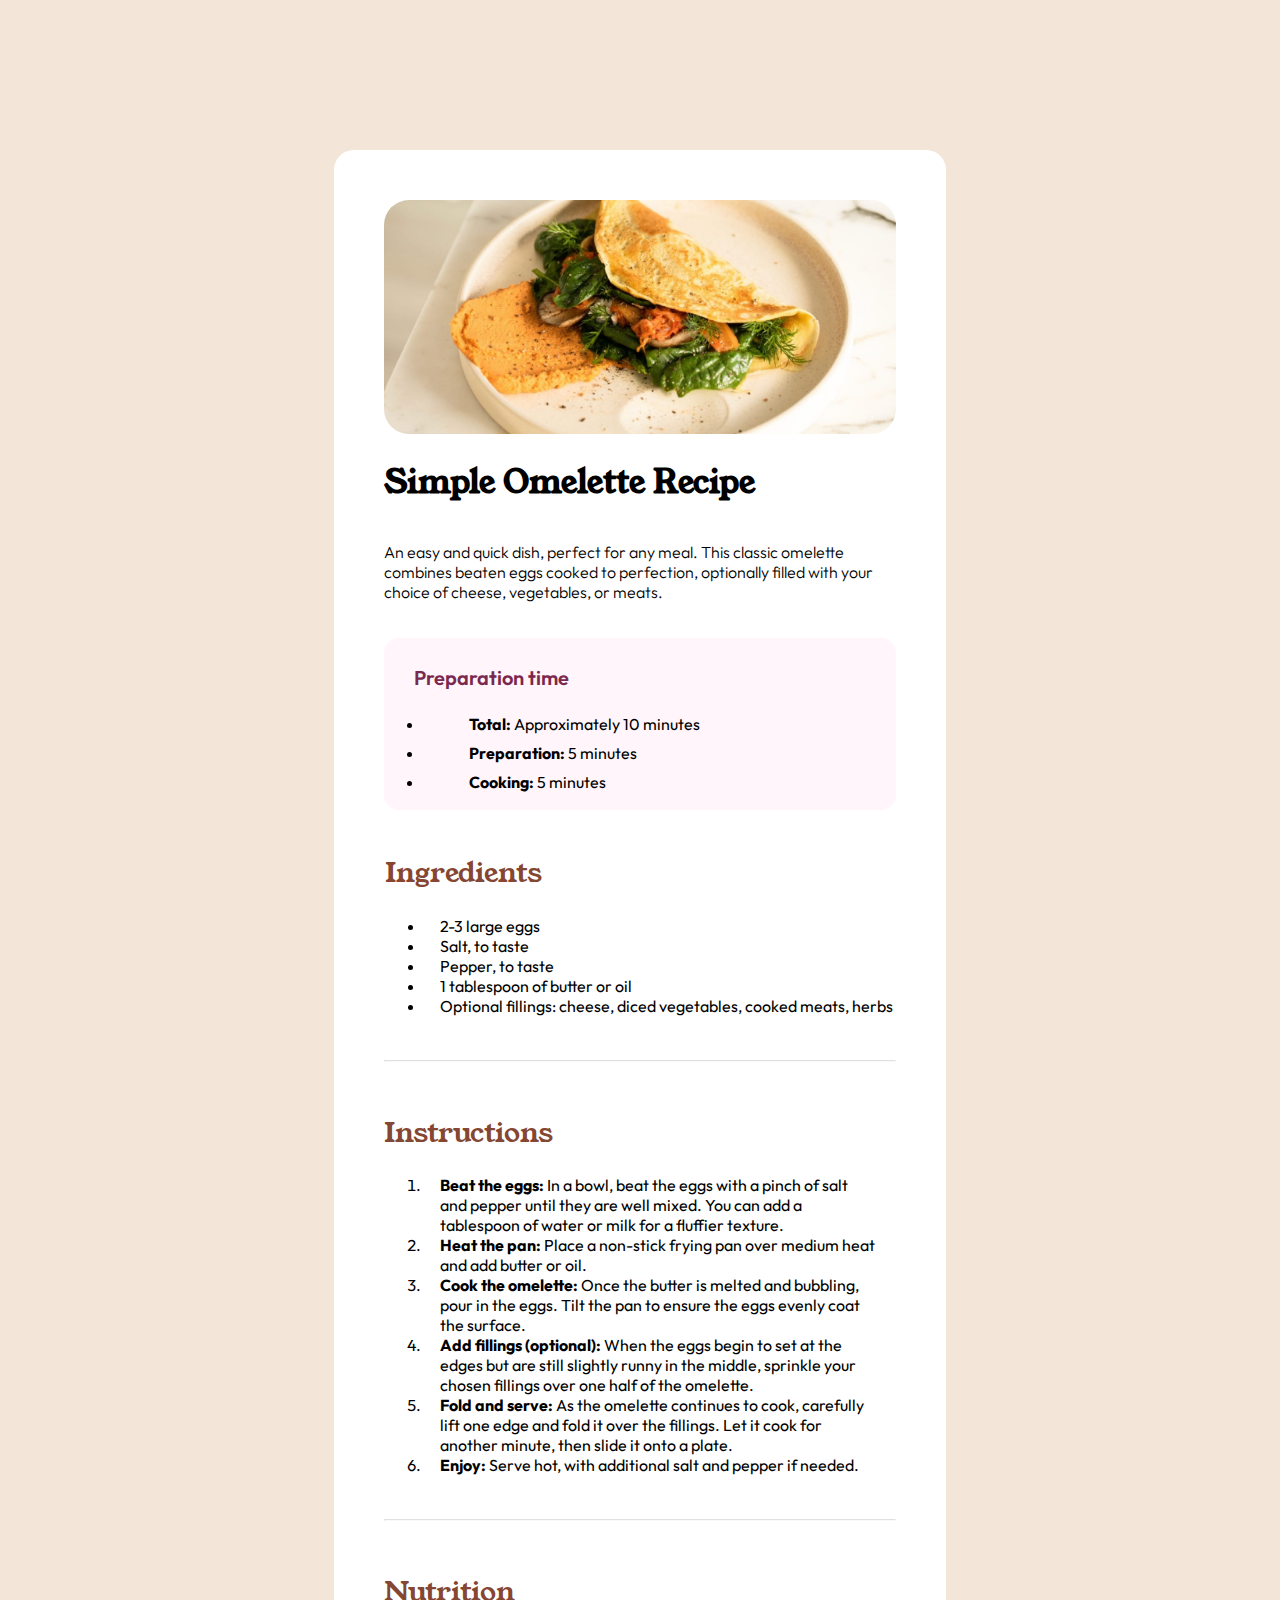
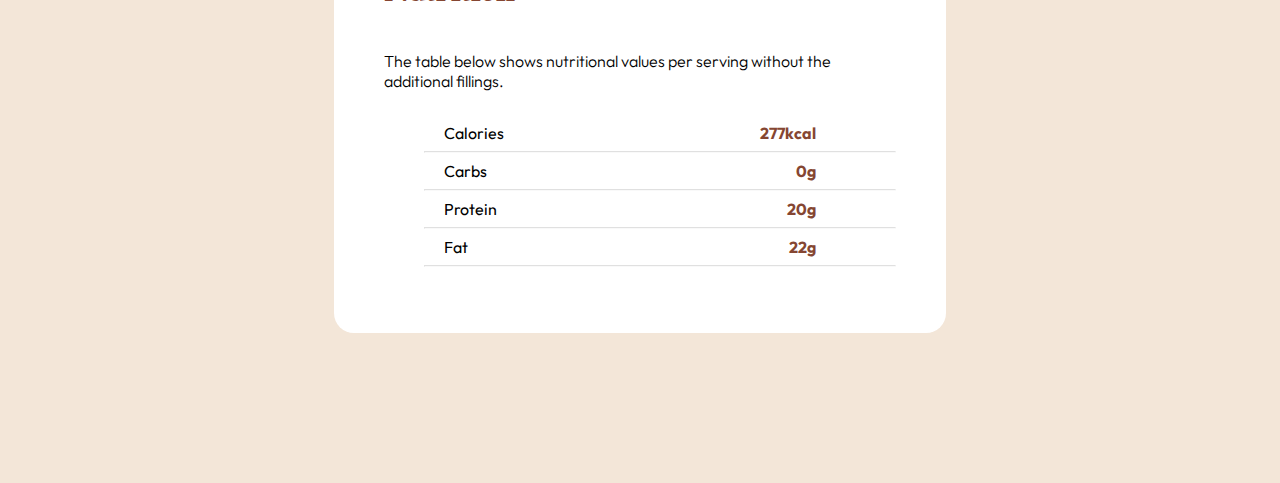
<file: index.html>
<!DOCTYPE html>
<html lang="en">
  <style>
    @font-face {
    font-family: Young Serif;
    src: url(./assets/fonts/young-serif/YoungSerif-Regular.ttf);
  }
  h1, h2 {
    font-family: Young Serif;
  }
  </style>
  <style>
    @font-face {
    font-family: Outfit;
    src: url(./assets/fonts/outfit/Outfit-VariableFont_wght.ttf);
  }
  body {
    font-family: Outfit;
  }
  </style
  <head>
    <meta charset="UTF-8" />
    <meta name="viewport" content="width=device-width, initial-scale=1.0" />
    <!-- displays site properly based on user's device -->

    <link
      rel="icon"
      type="image/png"
      sizes="32x32"
      href="./assets/images/favicon-32x32.png"
    />
    <link rel="stylesheet" href="style.css" />
    <title>Omelette Recipe</title>

    <!-- Feel free to remove these styles or customize in your own stylesheet 👍 -->
    <style>
      .attribution {
        font-size: 11px;
        text-align: center;
      }
      .attribution a {
        color: hsl(228, 45%, 44%);
      }
    </style>
  </head>
  <body>
    <div class="white-bg">
      <div class="div-img">
        <div>
          <img class="omelette-img" src="assets/images/image-omelette.jpeg" alt="image omelette">
      </div>
     </div>
    <div>
      <h1>Simple Omelette Recipe</h1>
      <p> An easy and quick dish, perfect for any meal. This classic omelette combines beaten eggs cooked 
        to perfection, optionally filled with your choice of cheese, vegetables, or meats. </p>
    </div>
<br>
    <div class="prep-box">
      <h2 class="prep-h2"> Preparation time </h2>
        <div class="prep-text">
          <ul>
          <li><b>Total:</b> Approximately 10 minutes</li>
          <li><b>Preparation:</b> 5 minutes</li>
          <li><b>Cooking:</b> 5 minutes</li>
          </ul>
      </div>
    </div>
<br>
    <div class="ingredients">
      <h2>Ingredients</h2>
        <ul>
          <li>2-3 large eggs</li>
          <li>Salt, to taste</li>
          <li>Pepper, to taste</li>
          <li>1 tablespoon of butter or oil</li>
          <li>Optional fillings: cheese, diced vegetables, cooked meats, herbs</li>
        </ul>
    </div>
<br>
<hr>
<br>
    <div class="instructions">
      <h2>Instructions</h2>
        <ol>
          <li><b> Beat the eggs: </b> In a bowl, beat the eggs with a pinch of salt and pepper until they are well mixed. 
            You can add a tablespoon of water or milk for a fluffier texture.
          </li>
            <li><b> Heat the pan: </b>  Place a non-stick frying pan over medium heat and add butter or oil.
            </li>
              <li><b> Cook the omelette: </b> Once the butter is melted and bubbling, pour in the eggs. Tilt the pan to ensure 
                the eggs evenly coat the surface.
              </li>
                <li><b> Add fillings (optional): </b> When the eggs begin to set at the edges but are still slightly runny in the 
                  middle, sprinkle your chosen fillings over one half of the omelette. 
                </li>
                  <li><b> Fold and serve: </b> As the omelette continues to cook, carefully lift one edge and fold it over the 
                    fillings. Let it cook for another minute, then slide it onto a plate.
                  </li>
                    <li><b> Enjoy: </b> Serve hot, with additional salt and pepper if needed. 
                    </li>
        </ol>
    </div>
<br>
<hr>
<br>
<div class="nutrition">
  <h2>Nutrition</h2>
    <p> The table below shows nutritional values per serving without the additional fillings. </p>
      <ul class="nutrition-list">
        <li> Calories <b>277kcal</b>
        </li><hr>
          <li> Carbs <b>0g</b>
          </li><hr>
            <li> Protein <b>20g</b>
            </li><hr>
              <li> Fat <b>22g</b>
              </li><hr>
      </ul>
</div>
    </div>
      </div>
    
  </body>
</html>
</file>
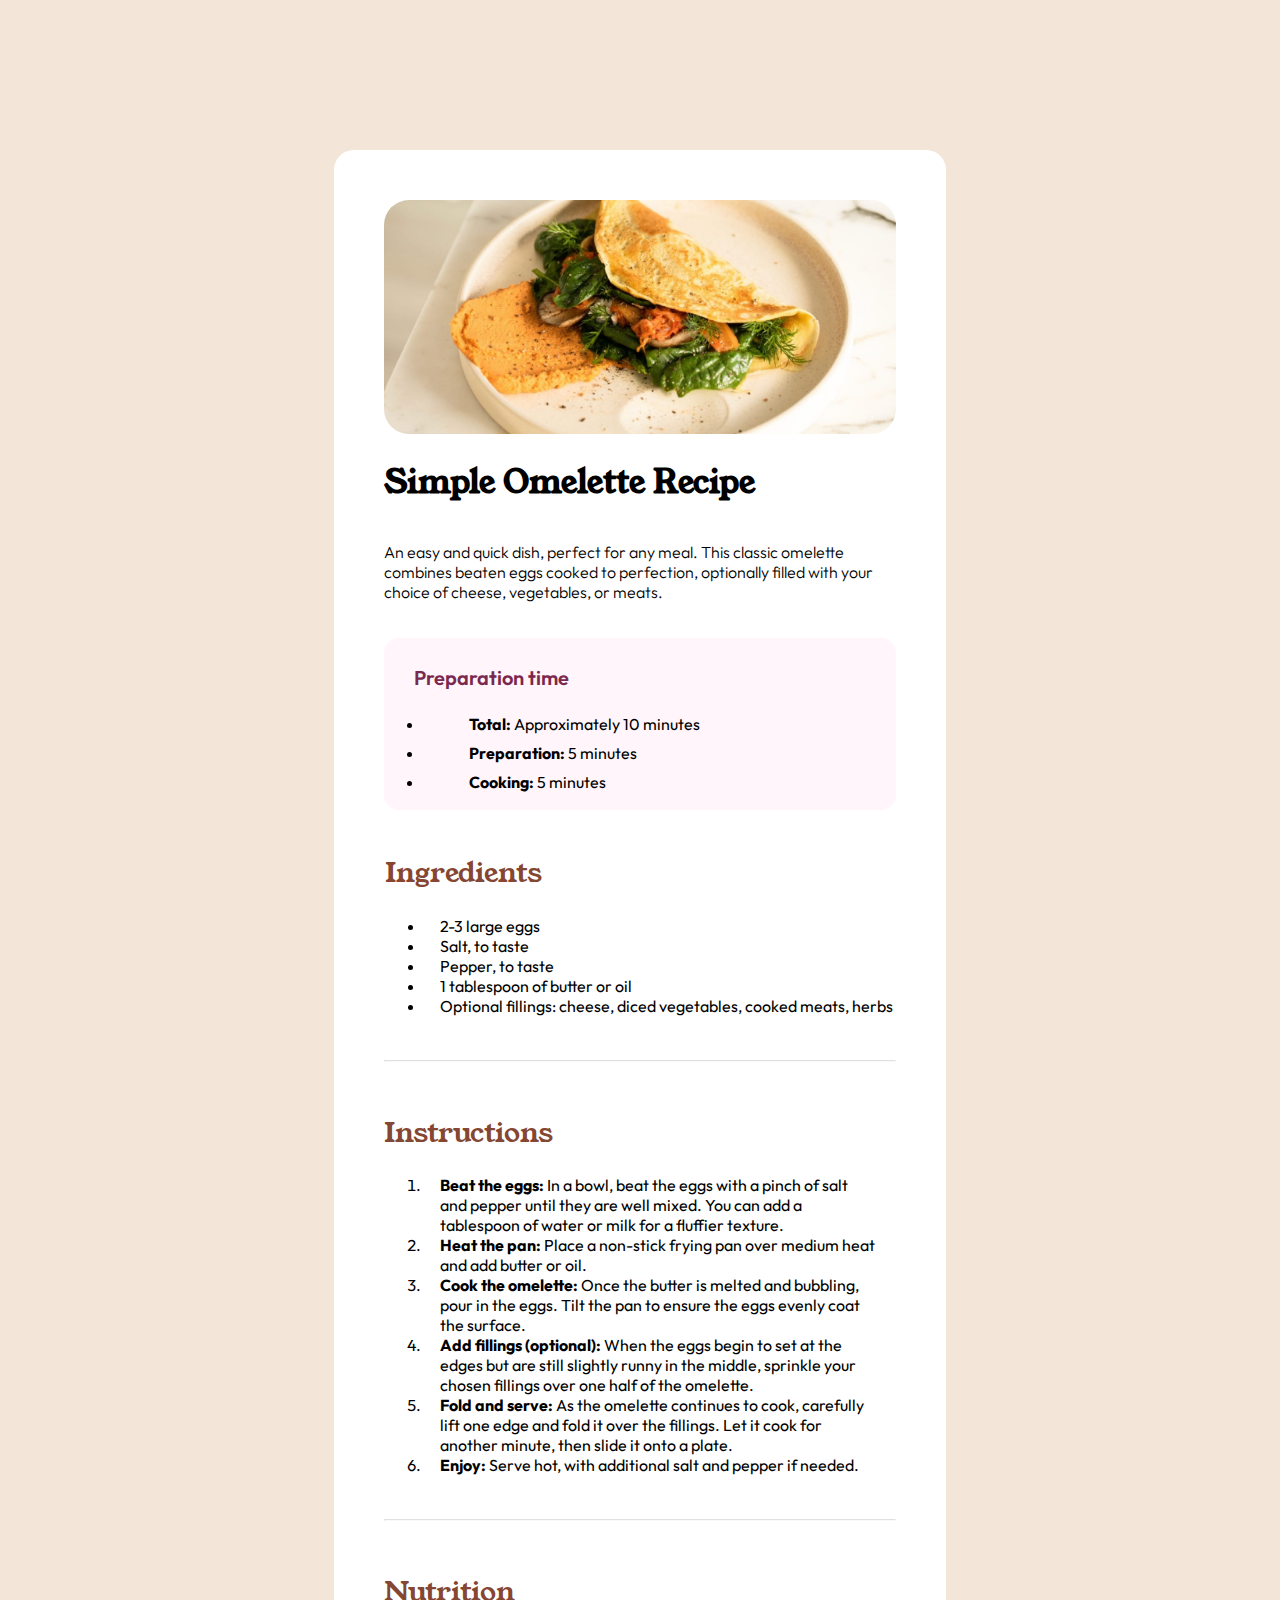
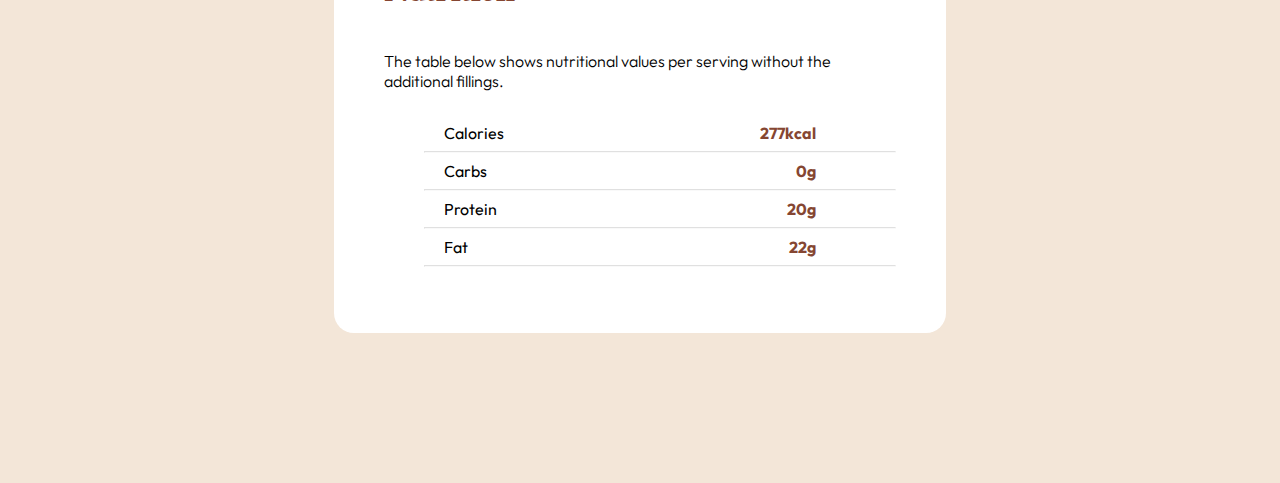
<file: recipe-page-main/index.html>
<!DOCTYPE html>
<html lang="en">
  <style>
    @font-face {
    font-family: Young Serif;
    src: url(/recipe-page-main/assets/fonts/young-serif/YoungSerif-Regular.ttf);
  }
  h1, h2 {
    font-family: Young Serif;
  }
  </style>
  <style>
    @font-face {
    font-family: Outfit;
    src: url(/recipe-page-main/assets/fonts/outfit/Outfit-VariableFont_wght.ttf);
  }
  body {
    font-family: Outfit;
  }
  </style
  <head>
    <meta charset="UTF-8" />
    <meta name="viewport" content="width=device-width, initial-scale=1.0" />
    <!-- displays site properly based on user's device -->

    <link
      rel="icon"
      type="image/png"
      sizes="32x32"
      href="/assets/images/favicon-32x32.png"
    />
    <link rel="stylesheet" href="style.css" />
    <title>Frontend Mentor | Recipe page</title>

    <!-- Feel free to remove these styles or customize in your own stylesheet 👍 -->
    <style>
      .attribution {
        font-size: 11px;
        text-align: center;
      }
      .attribution a {
        color: hsl(228, 45%, 44%);
      }
    </style>
  </head>
  <body>
    <div class="white-bg">
      <div class="div-img">
        <div>
          <img class="omelette-img" src="assets/images/image-omelette.jpeg" alt="image omelette">
      </div>
     </div>
    <div>
      <h1>Simple Omelette Recipe</h1>
      <p> An easy and quick dish, perfect for any meal. This classic omelette combines beaten eggs cooked 
        to perfection, optionally filled with your choice of cheese, vegetables, or meats. </p>
    </div>
<br>
    <div class="prep-box">
      <h2 class="prep-h2"> Preparation time </h2>
        <div class="prep-text">
          <ul>
          <li><b>Total:</b> Approximately 10 minutes</li>
          <li><b>Preparation:</b> 5 minutes</li>
          <li><b>Cooking:</b> 5 minutes</li>
          </ul>
      </div>
    </div>
<br>
    <div class="ingredients">
      <h2>Ingredients</h2>
        <ul>
          <li>2-3 large eggs</li>
          <li>Salt, to taste</li>
          <li>Pepper, to taste</li>
          <li>1 tablespoon of butter or oil</li>
          <li>Optional fillings: cheese, diced vegetables, cooked meats, herbs</li>
        </ul>
    </div>
<br>
<hr>
<br>
    <div class="instructions">
      <h2>Instructions</h2>
        <ol>
          <li><b> Beat the eggs: </b> In a bowl, beat the eggs with a pinch of salt and pepper until they are well mixed. 
            You can add a tablespoon of water or milk for a fluffier texture.
          </li>
            <li><b> Heat the pan: </b>  Place a non-stick frying pan over medium heat and add butter or oil.
            </li>
              <li><b> Cook the omelette: </b> Once the butter is melted and bubbling, pour in the eggs. Tilt the pan to ensure 
                the eggs evenly coat the surface.
              </li>
                <li><b> Add fillings (optional): </b> When the eggs begin to set at the edges but are still slightly runny in the 
                  middle, sprinkle your chosen fillings over one half of the omelette. 
                </li>
                  <li><b> Fold and serve: </b> As the omelette continues to cook, carefully lift one edge and fold it over the 
                    fillings. Let it cook for another minute, then slide it onto a plate.
                  </li>
                    <li><b> Enjoy: </b> Serve hot, with additional salt and pepper if needed. 
                    </li>
        </ol>
    </div>
<br>
<hr>
<br>
<div class="nutrition">
  <h2>Nutrition</h2>
    <p> The table below shows nutritional values per serving without the additional fillings. </p>
      <ul class="nutrition-list">
        <li> Calories <b>277kcal</b>
        </li><hr>
          <li> Carbs <b>0g</b>
          </li><hr>
            <li> Protein <b>20g</b>
            </li><hr>
              <li> Fat <b>22g</b>
              </li><hr>
      </ul>
</div>
    </div>
      </div>
    
  </body>
</html>
</file>
<file: style.css>
body {
  background-color: hsl(30, 54%, 90%);
  margin: auto;
  width: 100%;
  font-family: Outfit;
}
.white-bg {
  margin: auto;
  width: 40%;
  background-color: white;
  border-radius: 20px;
  padding: 50px;
  margin-top: 150px;
  margin-bottom: 150px;
}
.div-img {
  margin: auto;
  width: 100%;
}
.omelette-img {
  width: 100%;
  border-radius: 25px;
}
p {
  font-weight: 300;
  display: inline-block;
}
.prep-box {
  background-color: hsl(330, 100%, 98%);
  border-radius: 15px;
  padding-top: 10px;
  padding-bottom: 1px;
  margin: auto;
}
h2 {
  font-size: 28px;
  font-weight: 300;
  color: hsl(14, 45%, 36%);
}
.prep-h2 {
  color: hsl(332, 51%, 32%);
  padding-left: 30px;
  font-weight: 600;
  font-size: 20px;
  font-family: Outfit;
}
.prep-text li {
  padding-left: 45px;
  padding-top: 8px;
  padding-bottom: 1px;
}
.ingredients {
  margin-left: 1px;
}
.ingredients li {
  padding-left: 15px;
  /* padding-bottom: 15px;
  padding-top: 5px;
  padding-right: 20px; */
}
/* INSTRUCTION  */
.instructions li {
  padding-left: 16px;
  padding-right: 20px;
}
/* NUTRITION  */
.nutrition-list li {
  display: flex;
  justify-content: space-between;
  /* border-bottom: 2px solid grey; */
  margin-inline: 20px 80px;
}
.nutrition-list li b {
  color: hsl(14, 45%, 36%);
}
hr {
  opacity: 30%;
}
</file>
<file: recipe-page-main/style.css>
body {
  background-color: hsl(30, 54%, 90%);
  margin: auto;
  width: 100%;
  font-family: Outfit;
}
.white-bg {
  margin: auto;
  width: 40%;
  background-color: white;
  border-radius: 20px;
  padding: 50px;
  margin-top: 150px;
  margin-bottom: 150px;
}
.div-img {
  margin: auto;
  width: 100%;
}
.omelette-img {
  width: 100%;
  border-radius: 25px;
}
p {
  font-weight: 300;
  display: inline-block;
}
.prep-box {
  background-color: hsl(330, 100%, 98%);
  border-radius: 15px;
  padding-top: 10px;
  padding-bottom: 1px;
  margin: auto;
}
h2 {
  font-size: 28px;
  font-weight: 300;
  color: hsl(14, 45%, 36%);
}
.prep-h2 {
  color: hsl(332, 51%, 32%);
  padding-left: 30px;
  font-weight: 600;
  font-size: 20px;
  font-family: Outfit;
}
.prep-text li {
  padding-left: 45px;
  padding-top: 8px;
  padding-bottom: 1px;
}
.ingredients {
  margin-left: 1px;
}
.ingredients li {
  padding-left: 15px;
  /* padding-bottom: 15px;
  padding-top: 5px;
  padding-right: 20px; */
}
/* INSTRUCTION  */
.instructions li {
  padding-left: 16px;
  padding-right: 20px;
}
/* NUTRITION  */
.nutrition-list li {
  display: flex;
  justify-content: space-between;
  /* border-bottom: 2px solid grey; */
  margin-inline: 20px 80px;
}
.nutrition-list li b {
  color: hsl(14, 45%, 36%);
}
hr {
  opacity: 30%;
}
</file>
